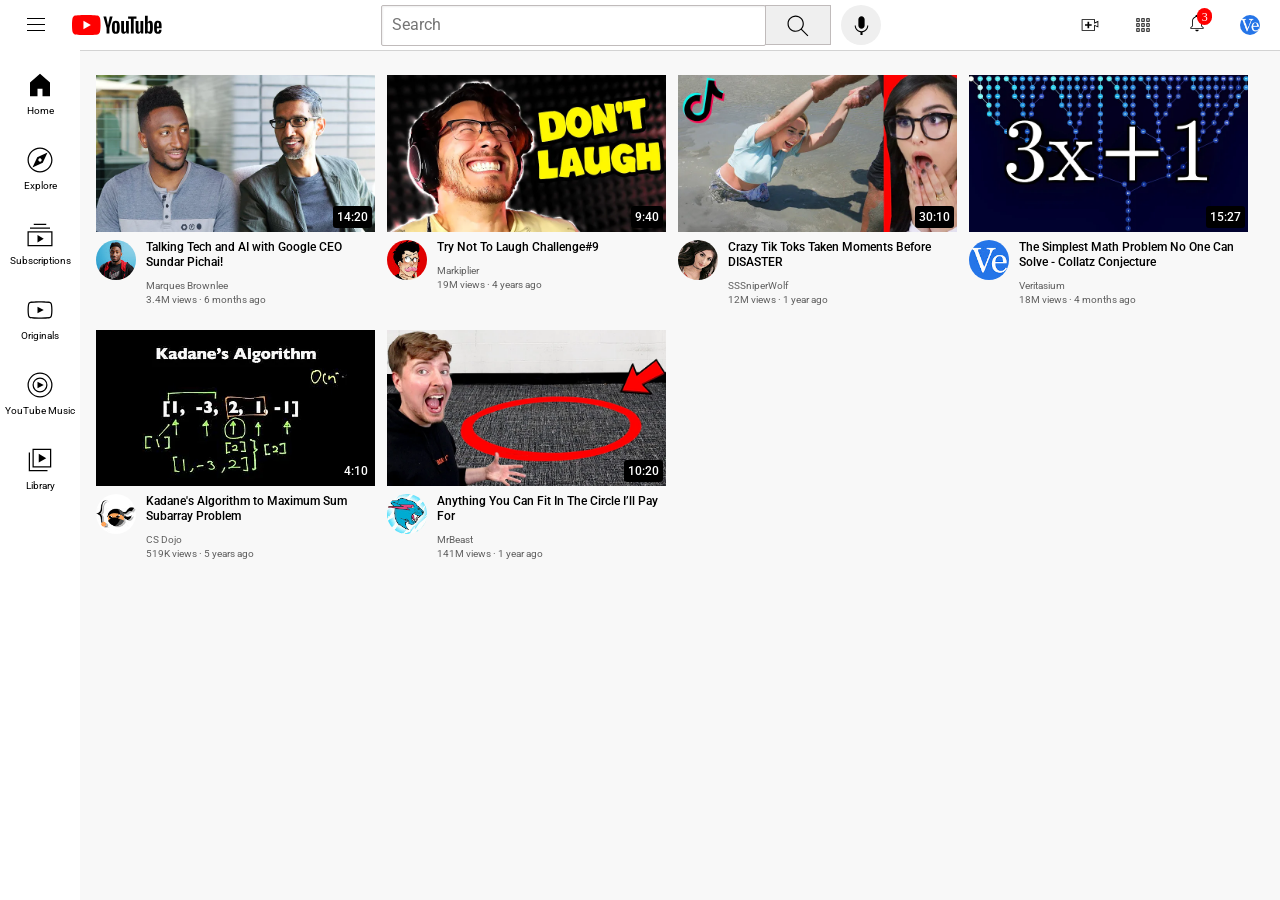
<file: index.html>
<!DOCTYPE html>
<html lang="en">
<head>
    <meta charset="UTF-8">
    <meta name="viewport" content="width=device-width, initial-scale=1.0">
    <title>youtube.com clone</title>
    <link rel="preconnect" href="https://fonts.googleapis.com">
    <link rel="preconnect" href="https://fonts.gstatic.com" crossorigin>
    <link href="https://fonts.googleapis.com/css2?family=Roboto:ital,wght@0,100..900;1,100..900&display=swap" rel="stylesheet">

    <link rel="stylesheet" href="styles/genral.css">
    <link rel="stylesheet" href="styles/header.css">
    <link rel="stylesheet" href="styles/video.css">
    <link rel="stylesheet" href="styles/sidebar.css">
</head>
<body class="body">
    <div class="header">
        <div class="left-section">
            <img class="hamburger" src="icons/hamburger-menu.svg">
            <img class="youtube-logo" src="icons/youtube-logo.svg">
        </div>
        <div class="mid-section">
            <input class="search-box" type="text" placeholder="Search">
            <button class="search-button">
                <img class="search-icon" src="icons/search.svg">
            </button>
            <button class="voice-search-button">
                <img class="voice-search-photo" src="icons/voice-search-icon.svg">
            </button>
        </div>
        <div class="right-section">
            <img class="upload-icon" src="icons/upload.svg">
            <img class="youtube-apps" src="icons/youtube-apps.svg">
            <div class="notification-image">
                <img class="notification-icon" src="icons/notifications.svg">
                <div class="num-notification">
                    3
                </div>
            </div>
            <img class="channel-image" src="channel-pictures/channel-4.jpeg">
        </div>
    </div>
    <div class="sidebar">
        <div class="sidebar-link">
            <img src="icons/home.svg">
            <div>Home</div>
        </div>
        <div class="sidebar-link">
            <img src="icons/explore.svg">
            <div>Explore</div>
        </div>
        <div class="sidebar-link">
            <img src="icons/subscriptions.svg">
            <div>Subscriptions</div>
        </div>
        <div class="sidebar-link">
            <img src="icons/originals.svg">
            <div>Originals</div>
        </div>
        <div class="sidebar-link">
            <img src="icons/youtube-music.svg">
            <div>YouTube Music</div>
        </div>
        <div class="sidebar-link">
            <img src="icons/library.svg">
            <div>Library</div>
        </div>
    </div>
    <div class="video-grid">
            <div class="video-preview">
            <div class="thumbnail-row">
                <img class="thumbnail" src="ThumbNails/thumbnail-1.webp">
                <div class="time-frame">
                    14:20
                </div>
            </div>
            <div class="video-info-grid">
                <div class="channel-icon">
                    <img class="channel-pic" src="channel-pictures/channel-1.jpeg">
                </div>
                <div class="video-info">
                    <p class="video-title">
                        Talking Tech and AI with Google CEO Sundar Pichai!
                    </p>
                    <p class="video-author">
                        Marques Brownlee
                    </p>
                    <p class="video-stat">
                        3.4M views &#183; 6 months ago
                    </p>
                </div>
                
            </div>   
        </div>
        <div class="video-preview">
            <div class="thumbnail-row">
                <img class="thumbnail" src="ThumbNails/thumbnail-2.webp">
                <div class="time-frame">
                    9:40
                </div>
            </div>
            <div class="video-info-grid">
                <div class="channel-icon">
                    <img class="channel-pic" src="channel-pictures/channel-2.jpeg">
                </div>
                <div class="video-info">
                    <p class="video-title">
                    Try Not To Laugh Challenge#9
                    </p>
                    <p class="video-author">
                        Markiplier
                    </p>
                    <p class="video-stat">
                        19M views &#183; 4 years ago
                    </p>
                </div>   
            </div>  
        </div>
        <div class="video-preview">
            <div class="thumbnail-row">
                <img class="thumbnail" src="ThumbNails/thumbnail-3.webp">
                <div class="time-frame">
                    30:10
                </div>
            </div>
            <div class="video-info-grid">
                <div class="channel-icon">
                    <img class="channel-pic" src="channel-pictures/channel-3.jpeg">
                </div>
                <div class="video-info">
                    <p class="video-title">
                        Crazy Tik Toks Taken Moments Before DISASTER
                    </p>
                    <p class="video-author">
                        SSSniperWolf
                    </p>
                    <p class="video-stat">
                        12M views &#183; 1 year ago
                    </p>
                </div>
                
            </div>   
        </div>
        <div class="video-preview">
            <div class="thumbnail-row">
                <img class="thumbnail" src="ThumbNails/thumbnail-4.webp">
                <div class="time-frame">
                    15:27
                </div>
            </div>
            <div class="video-info-grid">
                <div class="channel-icon">
                    <img class="channel-pic" src="channel-pictures/channel-4.jpeg">
                </div>
                <div class="video-info">
                    <p class="video-title">
                    The Simplest Math Problem No One Can Solve - Collatz Conjecture
                    </p>
                    <p class="video-author">
                        Veritasium
                    </p>
                    <p class="video-stat">
                        18M views &#183; 4 months ago
                    </p>
                </div>   
            </div>  
        </div>
        <div class="video-preview">
            <div class="thumbnail-row">
                <img class="thumbnail" src="ThumbNails/thumbnail-5.webp">
                <div class="time-frame">
                    4:10
                </div>
            </div>
            <div class="video-info-grid">
                <div class="channel-icon">
                    <img class="channel-pic" src="channel-pictures/channel-5.jpeg">
                </div>
                <div class="video-info">
                    <p class="video-title">
                        Kadane's Algorithm to Maximum Sum Subarray Problem
                    </p>
                    <p class="video-author">
                        CS Dojo
                    </p>
                    <p class="video-stat">
                        519K views &#183; 5 years ago
                    </p>
                </div>
                
            </div>   
        </div>
        <div class="video-preview">
            <div class="thumbnail-row">
                <img class="thumbnail" src="ThumbNails/thumbnail-6.webp">
                <div class="time-frame">
                    10:20
                </div>
            </div>
            <div class="video-info-grid">
                <div class="channel-icon">
                    <img class="channel-pic" src="channel-pictures/channel-6.jpeg">
                </div>
                <div class="video-info">
                    <p class="video-title">
                    Anything You Can Fit In The Circle I’ll Pay For
                    </p>
                    <p class="video-author">
                        MrBeast
                    </p>
                    <p class="video-stat">
                        141M views &#183; 1 year ago
                    </p>
                </div>   
            </div>  
        </div>
    </div>
</body>
</html>
</file>
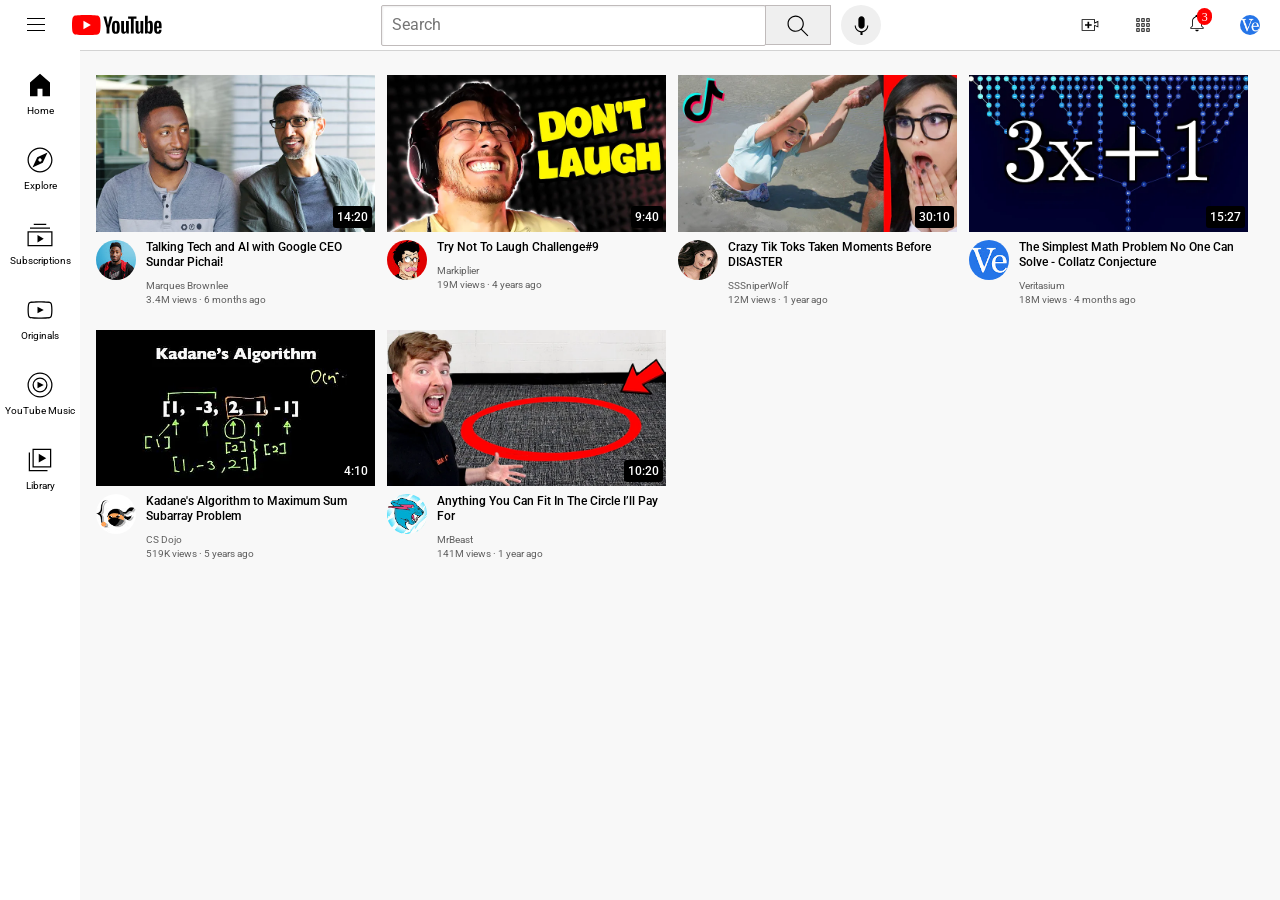
<file: Utube.html>
<!DOCTYPE html>
<html lang="en">
<head>
    <meta charset="UTF-8">
    <meta name="viewport" content="width=device-width, initial-scale=1.0">
    <title>youtube.com clone</title>
    <link rel="preconnect" href="https://fonts.googleapis.com">
    <link rel="preconnect" href="https://fonts.gstatic.com" crossorigin>
    <link href="https://fonts.googleapis.com/css2?family=Roboto:ital,wght@0,100..900;1,100..900&display=swap" rel="stylesheet">

    <link rel="stylesheet" href="styles/genral.css">
    <link rel="stylesheet" href="styles/header.css">
    <link rel="stylesheet" href="styles/video.css">
    <link rel="stylesheet" href="styles/sidebar.css">
</head>
<body class="body">
    <div class="header">
        <div class="left-section">
            <img class="hamburger" src="icons/hamburger-menu.svg">
            <img class="youtube-logo" src="icons/youtube-logo.svg">
        </div>
        <div class="mid-section">
            <input class="search-box" type="text" placeholder="Search">
            <button class="search-button">
                <img class="search-icon" src="icons/search.svg">
            </button>
            <button class="voice-search-button">
                <img class="voice-search-photo" src="icons/voice-search-icon.svg">
            </button>
        </div>
        <div class="right-section">
            <img class="upload-icon" src="icons/upload.svg">
            <img class="youtube-apps" src="icons/youtube-apps.svg">
            <div class="notification-image">
                <img class="notification-icon" src="icons/notifications.svg">
                <div class="num-notification">
                    3
                </div>
            </div>
            <img class="channel-image" src="channel-pictures/channel-4.jpeg">
        </div>
    </div>
    <div class="sidebar">
        <div class="sidebar-link">
            <img src="icons/home.svg">
            <div>Home</div>
        </div>
        <div class="sidebar-link">
            <img src="icons/explore.svg">
            <div>Explore</div>
        </div>
        <div class="sidebar-link">
            <img src="icons/subscriptions.svg">
            <div>Subscriptions</div>
        </div>
        <div class="sidebar-link">
            <img src="icons/originals.svg">
            <div>Originals</div>
        </div>
        <div class="sidebar-link">
            <img src="icons/youtube-music.svg">
            <div>YouTube Music</div>
        </div>
        <div class="sidebar-link">
            <img src="icons/library.svg">
            <div>Library</div>
        </div>
    </div>
    <div class="video-grid">
            <div class="video-preview">
            <div class="thumbnail-row">
                <img class="thumbnail" src="ThumbNails/thumbnail-1.webp">
                <div class="time-frame">
                    14:20
                </div>
            </div>
            <div class="video-info-grid">
                <div class="channel-icon">
                    <img class="channel-pic" src="channel-pictures/channel-1.jpeg">
                </div>
                <div class="video-info">
                    <p class="video-title">
                        Talking Tech and AI with Google CEO Sundar Pichai!
                    </p>
                    <p class="video-author">
                        Marques Brownlee
                    </p>
                    <p class="video-stat">
                        3.4M views &#183; 6 months ago
                    </p>
                </div>
                
            </div>   
        </div>
        <div class="video-preview">
            <div class="thumbnail-row">
                <img class="thumbnail" src="ThumbNails/thumbnail-2.webp">
                <div class="time-frame">
                    9:40
                </div>
            </div>
            <div class="video-info-grid">
                <div class="channel-icon">
                    <img class="channel-pic" src="channel-pictures/channel-2.jpeg">
                </div>
                <div class="video-info">
                    <p class="video-title">
                    Try Not To Laugh Challenge#9
                    </p>
                    <p class="video-author">
                        Markiplier
                    </p>
                    <p class="video-stat">
                        19M views &#183; 4 years ago
                    </p>
                </div>   
            </div>  
        </div>
        <div class="video-preview">
            <div class="thumbnail-row">
                <img class="thumbnail" src="ThumbNails/thumbnail-3.webp">
                <div class="time-frame">
                    30:10
                </div>
            </div>
            <div class="video-info-grid">
                <div class="channel-icon">
                    <img class="channel-pic" src="channel-pictures/channel-3.jpeg">
                </div>
                <div class="video-info">
                    <p class="video-title">
                        Crazy Tik Toks Taken Moments Before DISASTER
                    </p>
                    <p class="video-author">
                        SSSniperWolf
                    </p>
                    <p class="video-stat">
                        12M views &#183; 1 year ago
                    </p>
                </div>
                
            </div>   
        </div>
        <div class="video-preview">
            <div class="thumbnail-row">
                <img class="thumbnail" src="ThumbNails/thumbnail-4.webp">
                <div class="time-frame">
                    15:27
                </div>
            </div>
            <div class="video-info-grid">
                <div class="channel-icon">
                    <img class="channel-pic" src="channel-pictures/channel-4.jpeg">
                </div>
                <div class="video-info">
                    <p class="video-title">
                    The Simplest Math Problem No One Can Solve - Collatz Conjecture
                    </p>
                    <p class="video-author">
                        Veritasium
                    </p>
                    <p class="video-stat">
                        18M views &#183; 4 months ago
                    </p>
                </div>   
            </div>  
        </div>
        <div class="video-preview">
            <div class="thumbnail-row">
                <img class="thumbnail" src="ThumbNails/thumbnail-5.webp">
                <div class="time-frame">
                    4:10
                </div>
            </div>
            <div class="video-info-grid">
                <div class="channel-icon">
                    <img class="channel-pic" src="channel-pictures/channel-5.jpeg">
                </div>
                <div class="video-info">
                    <p class="video-title">
                        Kadane's Algorithm to Maximum Sum Subarray Problem
                    </p>
                    <p class="video-author">
                        CS Dojo
                    </p>
                    <p class="video-stat">
                        519K views &#183; 5 years ago
                    </p>
                </div>
                
            </div>   
        </div>
        <div class="video-preview">
            <div class="thumbnail-row">
                <img class="thumbnail" src="ThumbNails/thumbnail-6.webp">
                <div class="time-frame">
                    10:20
                </div>
            </div>
            <div class="video-info-grid">
                <div class="channel-icon">
                    <img class="channel-pic" src="channel-pictures/channel-6.jpeg">
                </div>
                <div class="video-info">
                    <p class="video-title">
                    Anything You Can Fit In The Circle I’ll Pay For
                    </p>
                    <p class="video-author">
                        MrBeast
                    </p>
                    <p class="video-stat">
                        141M views &#183; 1 year ago
                    </p>
                </div>   
            </div>  
        </div>
    </div>
</body>
</html>
</file>
<file: styles/genral.css>
p{
    margin-top: 0px;
    margin-bottom: 0px;
    font-family: Roboto , Arial;
}
.body{
    margin: 0;
    padding-top: 75px;
    padding-left: 96px;
    background-color: rgb(248, 248, 248);
    padding-right: 32px;
}
</file>
<file: styles/header.css>
.header{
    height: 50px;
    display: flex;
    flex-direction: row;
    justify-content: space-between;
    position: fixed;
    top: 0px;
    left: 0px;
    right: 0px;
    background-color: white;
    border-bottom-style: solid;
    border-bottom-color: rgb(211, 211, 211);
    border-bottom-width: 1px;
    z-index: 100;
}
.left-section{
    display: flex;
    align-items: center;
}
.hamburger{
    height: 24px;
    margin-left: 24px;
    margin-right: 24px;
}
.youtube-logo{
    height: 20px;
}

.mid-section{
    flex: 1;
    margin-left: 60px;
    margin-right: 40px;
    max-width: 500px;
    display: flex;
    align-items: center;
}
.search-button{
    height: 40px;
    width: 66px;
    background-color: rgb(239, 239, 239);
    border-width: 1px;
    border-style: solid;
    border-color: rgb(192, 187, 187);
    margin-left: -1px;
    margin-right: 10px;
}
.voice-search-button{
    height: 40px;
    width: 40px;
    border: none;
    border-radius: 25px;
    background-color: rgb(239, 239, 239);
}
.search-box{
    flex: 1;
    height: 37px;
    font-size: 16px;
    padding-left: 10px;
    border-width: 1px;
    border-color: rgb(192, 187, 187);
    border-style: solid;
    border-radius: 2px;
    box-shadow: inset 1px 1px 2px rgba(0 , 0 , 0 ,.07 ) ;
    width: 0px;
}
.search-box::placeholder{
    font-family: Roboto , Arial;
    font-size: 16px;
}
.search-icon{
    height: 28px;
    margin-top: 4px;
}
.right-section{
    margin-right: 20px;
    width: 180px;
    display: flex;
    align-items: center;
    justify-content: space-between;
    flex-shrink: 0;
}
.voice-search-photo{
    height: 25px;
    margin-top: 3px;
}
.upload-icon{
    height: 20px;
}
.youtube-apps{
    height: 20px;
}
.notification-icon{
    height: 20px;
}
.channel-image{
    height: 20px;
    border-radius: 10px;
}
.notification-image{
    position: relative;
}
.num-notification{
    position: absolute;
    background-color: red;
    color: white;
    top: -5px;
    left: 10px;
    bottom: 12px;
    right: -5px;

    font-size: 12px;
    padding: 2px 5px 2px 5px;
    border-radius: 10px;
    
    
    

}
</file>
<file: styles/video.css>
.video-grid{
    display: grid;
    grid-template-columns: 1fr 1fr 1fr;
    column-gap: 12px;
    row-gap: 25px;
}
@media (max-width: 750px) {
    .video-grid{
        grid-template-columns: 1fr 1fr;
    }
}
@media (min-width: 750px)  and (max-width: 999px){
    .video-grid{
        grid-template-columns: 1fr 1fr 1fr;
    }
}
@media (min-width: 1000px) {
    .video-grid{
        grid-template-columns: 1fr 1fr 1fr 1fr;
    }
}

.video-info-grid{
    display: grid;
    grid-template-columns: 50px 1fr 
}
.thumbnail{
    width: 100%;
}
.thumbnail-row{
    margin-bottom: 4px;
    position: relative;
}
.time-frame{
    position: absolute;
    background-color: black;
    color: white;
    font-family: Roboto , Arial;
    bottom: 8px;
    right: 3px;
    padding: 4px;
    border-radius: 3px;
    font-weight: 500;
    font-size: 12px;

}
.video-title{
    font-size: 12px;
    font-weight: 500;
    margin-bottom: 10px;
    line-height: 15px;
}
.channel-pic{
    width: 40px;
    border-radius: 25px;

}
.video-stat,
.video-author{
    color: rgb(96, 96, 96);
    font-size: 10px;
}
.video-author{
    margin-bottom: 3px;
}
</file>
<file: styles/sidebar.css>
.sidebar{
    position: fixed;
    top: 50px;
    left: 0px;
    bottom: 0px;
    width: 80px;
    background-color: white;
    z-index: 200;
    padding-top: 5px;

}
.sidebar-link{
   height: 75px;
   display: flex;
   flex-direction: column;
   justify-content: center;
   align-items: center; 
   cursor: pointer;
}
.sidebar-link:hover{
    background-color: rgb(221, 218, 218);
}
.sidebar-link img{
    height: 30px;
    margin-bottom: 5px;
}
.sidebar-link div{
    font-family: Roboto , Arial;
    font-size: 10px;

}
</file>
